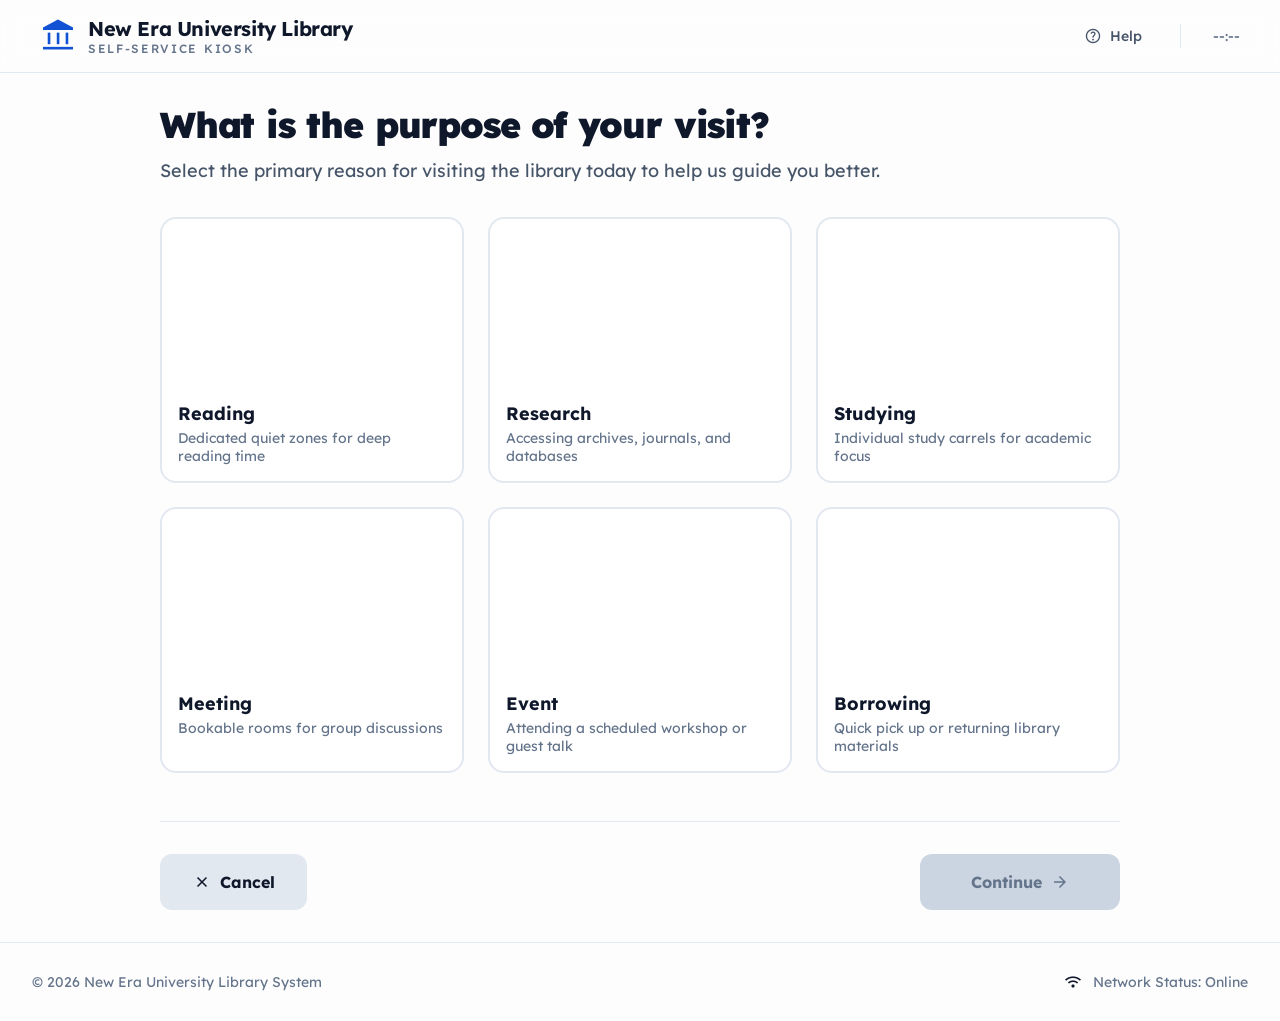
<file: purpose.html>
<!DOCTYPE html>
<html lang="en">
<head>
  <meta charset="utf-8" />
  <meta content="width=device-width, initial-scale=1.0" name="viewport" />
  <link href="https://fonts.googleapis.com/css2?family=Lexend:wght@100..900&display=swap" rel="stylesheet" />
  <link href="https://fonts.googleapis.com/css2?family=Material+Symbols+Outlined:wght@100..700,0..1&display=swap" rel="stylesheet" />
  <link href="https://fonts.googleapis.com/css2?family=Material+Symbols+Outlined:wght,FILL@100..700,0..1&display=swap" rel="stylesheet" />
  <link rel="stylesheet" href="purpose.css" />
  <title>Library Portal - Purpose of Visit</title>
</head>
<body>
  <div class="layout-container">
    <header class="topbar">
      <div class="brand">
        <div class="brand-icon">
          <span class="material-symbols-outlined fill-icon icon-xl">account_balance</span>
        </div>
        <div class="brand-text">
          <h2 class="brand-title">New Era University Library</h2>
          <span class="brand-subtitle">Self-Service Kiosk</span>
        </div>
      </div>

      <div class="topbar-right">
        <nav class="top-nav">
          <button id="helpBtn" class="text-btn" type="button">
            <span class="material-symbols-outlined icon-lg">help</span>
            Help
          </button>
        </nav>

        <div class="divider"></div>

        <div class="topbar-actions">
          <span class="live-time" id="time-display">--:--</span>
        </div>
      </div>
    </header>

    <main class="purpose-main">
      <div class="background-layer">
        <div
          class="background-image"
          style='background-image: url("https://lh3.googleusercontent.com/aida-public/[base64]");'
        ></div>
        <div class="background-overlay"></div>
      </div>

      <div class="purpose-content">
        <div class="page-heading">
          <h1 class="page-title">What is the purpose of your visit?</h1>
          <p class="page-description">
            Select the primary reason for visiting the library today to help us guide you better.
          </p>
        </div>

        <div class="purpose-grid">
          <button type="button" data-purpose="Reading" class="purpose-card">
            <div
              class="purpose-image"
              data-alt="Quiet reading area with comfortable chairs and books"
              style='background-image: url("https://lh3.googleusercontent.com/aida-public/[base64]");'
            ></div>
            <div>
              <p class="purpose-title">Reading</p>
              <p class="purpose-text">Dedicated quiet zones for deep reading time</p>
            </div>
          </button>

          <button type="button" data-purpose="Research" class="purpose-card">
            <div
              class="purpose-image"
              data-alt="Old archives and library shelves for research"
              style='background-image: url("https://lh3.googleusercontent.com/aida-public/[base64]");'
            ></div>
            <div>
              <p class="purpose-title">Research</p>
              <p class="purpose-text">Accessing archives, journals, and databases</p>
            </div>
          </button>

          <button type="button" data-purpose="Studying" class="purpose-card">
            <div
              class="purpose-image"
              data-alt="Desk with laptop and books for focused study"
              style='background-image: url("https://lh3.googleusercontent.com/aida-public/[base64]");'
            ></div>
            <div>
              <p class="purpose-title">Studying</p>
              <p class="purpose-text">Individual study carrels for academic focus</p>
            </div>
          </button>

          <button type="button" data-purpose="Meeting" class="purpose-card">
            <div
              class="purpose-image"
              data-alt="People collaborating in a library meeting room"
              style='background-image: url("https://lh3.googleusercontent.com/aida-public/[base64]");'
            ></div>
            <div>
              <p class="purpose-title">Meeting</p>
              <p class="purpose-text">Bookable rooms for group discussions</p>
            </div>
          </button>

          <button type="button" data-purpose="Event" class="purpose-card">
            <div
              class="purpose-image"
              data-alt="Classroom setting for a library workshop"
              style='background-image: url("https://lh3.googleusercontent.com/aida-public/[base64]");'
            ></div>
            <div>
              <p class="purpose-title">Event</p>
              <p class="purpose-text">Attending a scheduled workshop or guest talk</p>
            </div>
          </button>

          <button type="button" data-purpose="Borrowing" class="purpose-card">
            <div
              class="purpose-image"
              data-alt="Library book return and checkout counter"
              style='background-image: url("https://lh3.googleusercontent.com/aida-public/[base64]");'
            ></div>
            <div>
              <p class="purpose-title">Borrowing</p>
              <p class="purpose-text">Quick pick up or returning library materials</p>
            </div>
          </button>
        </div>

        <div class="page-actions">
          <button id="cancelButton" type="button" class="cancel-btn">
            <span class="material-symbols-outlined action-icon">close</span>
            <span>Cancel</span>
          </button>

          <button id="continueButton" type="button" disabled class="continue-btn disabled-btn">
            <span>Continue</span>
            <span class="material-symbols-outlined action-icon">arrow_forward</span>
          </button>
        </div>
      </div>
    </main>

    <footer class="site-footer">
      <div class="footer-inner">
        <div class="footer-left">
          <p class="footer-text">© 2026 New Era University Library System</p>
        </div>

        <div class="footer-status">
          <span class="material-symbols-outlined icon-base">wifi</span>
          <span class="footer-status-text">Network Status: Online</span>
        </div>
      </div>
    </footer>
  </div>

  <div id="helpModal" class="modal hidden">
    <div id="helpModalContent" class="modal-content modal-lg">
      <div class="modal-header">
        <div class="modal-header-left">
          <div class="modal-icon-box">
            <span class="material-symbols-outlined modal-icon">help</span>
          </div>
          <div>
            <h3 class="modal-title">How to Use the NEU Library Kiosk</h3>
            <p class="modal-subtitle">Instructions and helpful tips</p>
          </div>
        </div>

        <button id="closeHelpModal" class="icon-close-btn" type="button">
          <span class="material-symbols-outlined">close</span>
        </button>
      </div>

      <div class="modal-body stack-y-4 modal-text">
        <div class="help-card">
          <p class="help-card-title">Kiosk Instructions</p>
          <ol class="help-list ordered">
            <li>Select your purpose of visit by clicking one of the options on the screen.</li>
            <li>Only one purpose can be selected at a time.</li>
            <li>Once selected, click <span class="font-semibold">Continue</span> to proceed.</li>
            <li>Click <span class="font-semibold">Cancel</span> if you want to go back to the home page.</li>
            <li>Make sure the selected purpose matches your actual reason for visiting the library.</li>
          </ol>
        </div>

        <div class="help-card primary">
          <p class="help-card-title">Tips</p>
          <ul class="help-list">
            <li>Review your selected purpose before continuing.</li>
            <li>If you selected the wrong option, just click another card to change it.</li>
            <li>Ask library staff for help if you are unsure which purpose to choose.</li>
          </ul>
        </div>
      </div>

      <div class="modal-footer modal-footer-end">
        <button id="closeHelpModalFooter" class="primary-btn" type="button">Close</button>
      </div>
    </div>
  </div>

<script type="module" src="purpose.js"></script>
</body>
</html>
</file>
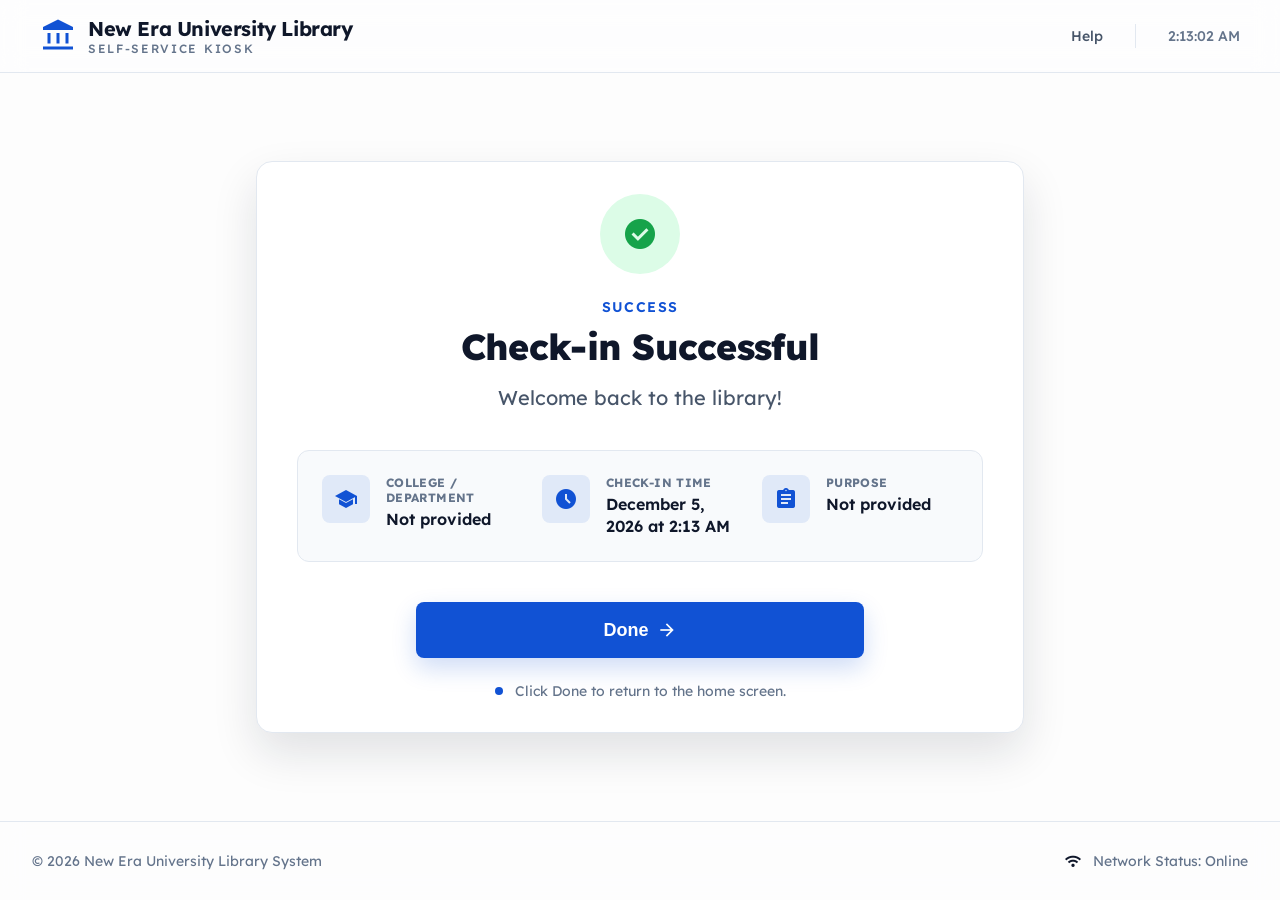
<file: welcome.html>
<!DOCTYPE html>
<html lang="en">
<head>
  <meta charset="utf-8"/>
  <meta name="viewport" content="width=device-width, initial-scale=1.0"/>
  <title>Check-in Successful - New Era University Library</title>

  <link href="https://fonts.googleapis.com/css2?family=Lexend:wght@300;400;500;600;700;800&display=swap" rel="stylesheet"/>
  <link href="https://fonts.googleapis.com/css2?family=Material+Symbols+Outlined:wght@100..700" rel="stylesheet"/>

  <link rel="stylesheet" href="welcome.css"/>
</head>
<body>
  <div class="page-shell">

    <!-- Header -->
    <header class="topbar">
      <div class="brand">
        <div class="brand-icon">
          <span class="material-symbols-outlined fill-icon icon-xl">account_balance</span>
        </div>

        <div class="brand-text">
          <h2 class="brand-title">New Era University Library</h2>
          <span class="brand-subtitle">Self-Service Kiosk</span>
        </div>
      </div>

      <div class="topbar-right">
        <nav class="top-nav">
          <a href="#" class="help-link">Help</a>
        </nav>

        <div class="divider"></div>

        <div class="topbar-actions">
          <span id="time-display" class="live-time">--:--</span>
        </div>
      </div>
    </header>

    <!-- Main -->
    <main class="welcome-main">
      <div class="background-layer">
        <div class="background-image"></div>
        <div class="background-overlay"></div>
      </div>

      <div class="success-card">
        <div class="success-card-inner">
          <div class="success-header">
            <div class="success-icon-wrap">
              <span class="material-symbols-outlined success-icon">check_circle</span>
            </div>

            <span class="success-label">Success</span>

            <h2 class="success-title">Check-in Successful</h2>

            <p class="success-subtitle">Welcome back to the library!</p>
          </div>

          <div class="info-grid">
            <div class="info-item">
              <div class="info-icon-box">
                <span class="material-symbols-outlined info-icon">school</span>
              </div>
              <div class="info-content">
                <p class="info-label">College / Department</p>
                <p id="college-display" class="info-value">Not provided</p>
              </div>
            </div>

            <div class="info-item">
              <div class="info-icon-box">
                <span class="material-symbols-outlined info-icon">schedule</span>
              </div>
              <div class="info-content">
                <p class="info-label">Check-in Time</p>
                <p id="checkin-display" class="info-value">--</p>
              </div>
            </div>

            <div class="info-item">
              <div class="info-icon-box">
                <span class="material-symbols-outlined info-icon">assignment</span>
              </div>
              <div class="info-content">
                <p class="info-label">Purpose</p>
                <p id="purpose-display" class="info-value">Not provided</p>
              </div>
            </div>
          </div>

          <div class="actions">
            <button id="doneButton" class="done-btn" type="button">
              <span>Done</span>
              <span class="material-symbols-outlined btn-icon">arrow_forward</span>
            </button>

            <div class="hint">
              <span class="hint-dot"></span>
              <p>Click Done to return to the home screen.</p>
            </div>
          </div>
        </div>
      </div>
    </main>

    <!-- Footer -->
    <footer class="site-footer">
    <div class="footer-inner">
        <div class="footer-left">
        <p class="footer-text">© 2026 New Era University Library System</p>
        </div>

        <div class="footer-status">
        <span class="material-symbols-outlined icon-base">wifi</span>
        <span class="footer-status-text">Network Status: Online</span>
        </div>
    </div>
    </footer>

  </div>

  <script src="welcome.js"></script>
</body>
</html>
</file>
<file: purpose.css>
:root {
  --primary: #1152d4;
  --background-light: #f6f6f8;
  --background-dark: #101622;
  --white: #ffffff;

  --slate-50: #f8fafc;
  --slate-100: #f1f5f9;
  --slate-200: #e2e8f0;
  --slate-300: #cbd5e1;
  --slate-400: #94a3b8;
  --slate-500: #64748b;
  --slate-600: #475569;
  --slate-700: #334155;
  --slate-800: #1e293b;
  --slate-900: #0f172a;
  --slate-950: #020617;

  --radius-md: 0.5rem;
  --radius-lg: 0.75rem;
  --radius-xl: 1rem;
  --radius-2xl: 1rem;
  --radius-full: 9999px;

  --shadow-lg: 0 10px 15px -3px rgba(15, 23, 42, 0.12), 0 4px 6px -4px rgba(15, 23, 42, 0.12);
  --shadow-xl: 0 20px 25px -5px rgba(15, 23, 42, 0.15), 0 8px 10px -6px rgba(15, 23, 42, 0.12);
  --shadow-primary: 0 10px 25px rgba(17, 82, 212, 0.2);

  --transition: 0.2s ease;
  --transition-slow: 0.3s ease;
}

* {
  box-sizing: border-box;
}

html,
body {
  margin: 0;
  padding: 0;
}

body {
  min-height: 100vh;
  font-family: "Lexend", sans-serif;
  background: var(--background-light);
  color: var(--slate-900);
}

body.overflow-hidden {
  overflow: hidden;
}

img {
  display: block;
  max-width: 100%;
}

button,
input,
select {
  font: inherit;
}

button {
  border: none;
  background: none;
  cursor: pointer;
}

.layout-container {
  display: flex;
  min-height: 100vh;
  flex-direction: column;
}

/* HEADER */
.topbar {
  position: sticky;
  top: 0;
  z-index: 50;
  display: flex;
  align-items: center;
  justify-content: space-between;
  white-space: nowrap;
  padding: 16px 40px;
  border-bottom: 1px solid var(--slate-200);
  background: rgba(255, 255, 255, 0.8);
  backdrop-filter: blur(12px);
}

.brand {
  display: flex;
  align-items: center;
  gap: 12px;
}

.brand-icon {
  display: flex;
  align-items: center;
  justify-content: center;
  color: var(--primary);
}

.brand-text {
  display: flex;
  flex-direction: column;
}

.brand-title {
  margin: 0;
  font-size: 1.25rem;
  font-weight: 700;
  letter-spacing: -0.02em;
  color: var(--slate-900);
}

.brand-subtitle {
  font-size: 0.75rem;
  font-weight: 500;
  text-transform: uppercase;
  letter-spacing: 0.14em;
  color: var(--slate-500);
}

.topbar-right {
  display: flex;
  align-items: center;
  gap: 32px;
}

.top-nav {
  display: flex;
  align-items: center;
  gap: 32px;
}

.text-btn {
  display: inline-flex;
  align-items: center;
  gap: 8px;
  color: var(--slate-600);
  font-size: 0.875rem;
  font-weight: 500;
  transition: color var(--transition);
}

.text-btn:hover {
  color: var(--primary);
}

.divider {
  width: 1px;
  height: 24px;
  background: var(--slate-200);
}

.topbar-actions {
  display: flex;
  align-items: center;
  gap: 16px;
}

.live-time {
  font-size: 0.875rem;
  font-weight: 500;
  color: var(--slate-500);
}

/* MAIN */
.purpose-main {
  position: relative;
  display: flex;
  flex: 1;
  justify-content: center;
  overflow: hidden;
  padding: 32px 16px;
}

.background-layer {
  position: absolute;
  inset: 0;
  z-index: 0;
  pointer-events: none;
}

.background-image {
  position: absolute;
  inset: 0;
  background-position: center;
  background-size: cover;
  background-repeat: no-repeat;
  opacity: 0.15;
  filter: blur(4px);
}

.background-overlay {
  position: absolute;
  inset: 0;
  z-index: -10;
  background: rgba(255, 255, 255, 0.8);
}

.purpose-content {
  position: relative;
  z-index: 10;
  display: flex;
  width: 100%;
  max-width: 960px;
  flex: 1;
  flex-direction: column;
}

.page-heading {
  display: flex;
  flex-direction: column;
  gap: 12px;
  margin-bottom: 32px;
}

.page-title {
  margin: 0;
  font-size: 2.25rem;
  font-weight: 900;
  line-height: 1.1;
  letter-spacing: -0.033em;
  color: var(--slate-900);
}

.page-description {
  margin: 0;
  font-size: 1.125rem;
  font-weight: 400;
  line-height: 1.6;
  color: var(--slate-600);
}

.purpose-grid {
  display: grid;
  grid-template-columns: 1fr;
  gap: 24px;
  margin-bottom: 48px;
}

.purpose-card {
  display: flex;
  flex-direction: column;
  gap: 16px;
  padding: 16px;
  text-align: left;
  border: 2px solid var(--slate-200);
  border-radius: var(--radius-xl);
  background: rgba(255, 255, 255, 0.88);
  backdrop-filter: blur(12px);
  transition: all var(--transition);
}

.purpose-card:hover {
  border-color: var(--primary);
}

.purpose-card.selected {
  border-color: var(--primary);
  box-shadow: var(--shadow-lg), 0 0 0 4px rgba(17, 82, 212, 0.12);
}

.purpose-card.selected .purpose-title {
  color: var(--primary);
}

.purpose-image {
  width: 100%;
  aspect-ratio: 16 / 9;
  border-radius: var(--radius-lg);
  background-position: center;
  background-repeat: no-repeat;
  background-size: cover;
}

.purpose-title {
  margin: 0 0 4px;
  font-size: 1.125rem;
  font-weight: 700;
  color: var(--slate-900);
  transition: color var(--transition);
}

.purpose-text {
  margin: 0;
  font-size: 0.875rem;
  font-weight: 400;
  color: var(--slate-500);
}

.page-actions {
  display: flex;
  align-items: center;
  justify-content: space-between;
  gap: 16px;
  padding-top: 32px;
  border-top: 1px solid var(--slate-200);
}

.cancel-btn,
.continue-btn,
.primary-btn,
.disabled-btn {
  display: inline-flex;
  align-items: center;
  justify-content: center;
  gap: 8px;
  min-height: 56px;
  padding: 0 32px;
  border-radius: var(--radius-lg);
  font-size: 1rem;
  font-weight: 700;
  transition: all var(--transition);
}

.cancel-btn {
  min-width: 140px;
  background: var(--slate-200);
  color: var(--slate-900);
}

.cancel-btn:hover {
  background: var(--slate-300);
}

.continue-btn {
  min-width: 200px;
}

.disabled-btn {
  background: var(--slate-300);
  color: var(--slate-500);
  cursor: not-allowed;
}

.continue-btn.active {
  background: var(--primary);
  color: var(--white);
  box-shadow: var(--shadow-primary);
}

.continue-btn.active:hover {
  opacity: 0.9;
}

.action-icon {
  font-size: 1.25rem;
}

/* FOOTER */
.site-footer {
  margin-top: auto;
  padding: 16px 32px;
  border-top: 1px solid var(--slate-200);
  background: rgba(255, 255, 255, 0.75);
  backdrop-filter: blur(12px);
}

.footer-inner {
  display: flex;
  max-width: 1280px;
  margin: 0 auto;
  align-items: center;
  justify-content: space-between;
  gap: 12px;
  flex-direction: column;
}

.footer-left,
.footer-status {
  display: flex;
  align-items: center;
  gap: 12px;
}

.footer-logo {
  height: 24px;
  filter: grayscale(1);
  opacity: 0.5;
}

.footer-text,
.footer-status-text {
  font-size: 0.875rem;
  color: var(--slate-500);
}

.footer-status {
  cursor: pointer;
  transition: color var(--transition);
}

.footer-status:hover {
  color: var(--primary);
}

/* MODAL */
.modal {
  position: fixed;
  inset: 0;
  z-index: 50;
  display: none;
  align-items: center;
  justify-content: center;
  padding: 0 16px;
  background: rgba(2, 6, 23, 0.5);
  backdrop-filter: blur(4px);
}

.modal.flex {
  display: flex;
}

.modal.hidden {
  display: none;
}

.modal-content {
  width: 100%;
  overflow: hidden;
  border: 1px solid var(--slate-200);
  border-radius: 1rem;
  background: var(--white);
  box-shadow: 0 25px 50px -12px rgba(15, 23, 42, 0.35);
}

.modal-lg {
  max-width: 672px;
}

.modal-header {
  display: flex;
  align-items: center;
  justify-content: space-between;
  padding: 20px 24px;
  border-bottom: 1px solid var(--slate-200);
}

.modal-header-left {
  display: flex;
  align-items: center;
  gap: 12px;
}

.modal-icon-box {
  display: flex;
  width: 48px;
  height: 48px;
  align-items: center;
  justify-content: center;
  border-radius: var(--radius-xl);
  background: rgba(17, 82, 212, 0.1);
}

.modal-icon {
  color: var(--primary);
}

.modal-title {
  margin: 0;
  font-size: 1.125rem;
  font-weight: 700;
  color: var(--slate-900);
}

.modal-subtitle {
  margin: 4px 0 0;
  font-size: 0.875rem;
  color: var(--slate-500);
}

.icon-close-btn {
  display: flex;
  width: 40px;
  height: 40px;
  align-items: center;
  justify-content: center;
  border-radius: var(--radius-full);
  color: var(--slate-500);
  transition: background var(--transition), color var(--transition);
}

.icon-close-btn:hover {
  background: var(--slate-100);
}

.modal-body {
  padding: 24px;
}

.modal-footer {
  display: flex;
  padding: 20px 24px;
  border-top: 1px solid var(--slate-200);
}

.modal-footer-end {
  justify-content: flex-end;
}

.stack-y-4 > * + * {
  margin-top: 16px;
}

.modal-text {
  font-size: 0.875rem;
  line-height: 1.7;
  color: var(--slate-700);
}

.help-card {
  padding: 16px;
  border: 1px solid var(--slate-200);
  border-radius: var(--radius-xl);
  background: var(--slate-50);
}

.help-card.primary {
  border-color: rgba(17, 82, 212, 0.2);
  background: rgba(17, 82, 212, 0.05);
}

.help-card-title {
  margin: 0 0 8px;
  font-weight: 600;
}

.help-list {
  margin: 0;
  padding-left: 20px;
}

.help-list li + li {
  margin-top: 8px;
}

.help-list.ordered {
  list-style: decimal;
}

.primary-btn {
  background: var(--primary);
  color: var(--white);
}

.primary-btn:hover {
  background: #0f49bf;
}

.font-semibold {
  font-weight: 600;
}

.fill-icon {
  font-variation-settings: "FILL" 1;
}

.icon-xl {
  font-size: 2.25rem;
}

.icon-lg {
  font-size: 1.125rem;
}

.icon-base {
  font-size: 1rem;
}

.hidden {
  display: none !important;
}

/* RESPONSIVE */
@media (min-width: 768px) {
  .purpose-grid {
    grid-template-columns: repeat(2, 1fr);
  }

  .footer-inner {
    flex-direction: row;
  }
}

@media (min-width: 1024px) {
  .purpose-main {
    padding-left: 160px;
    padding-right: 160px;
  }

  .purpose-grid {
    grid-template-columns: repeat(3, 1fr);
  }
}

@media (max-width: 767px) {
  .topbar {
    padding: 16px 20px;
    gap: 16px;
    flex-wrap: wrap;
  }

  .topbar-right {
    width: 100%;
    justify-content: space-between;
    gap: 16px;
  }

  .top-nav {
    display: none;
  }

  .page-title {
    font-size: 2rem;
  }

  .page-description {
    font-size: 1rem;
  }

  .page-actions {
    flex-direction: column;
  }

  .cancel-btn,
  .continue-btn {
    width: 100%;
  }

  .footer-inner {
    text-align: center;
  }

  .footer-left,
  .footer-status {
    justify-content: center;
    flex-wrap: wrap;
  }
}
</file>
<file: welcome.css>
:root {
  --primary: #1152d4;
  --background-light: #f6f6f8;
  --white: #ffffff;

  --slate-50: #f8fafc;
  --slate-100: #f1f5f9;
  --slate-200: #e2e8f0;
  --slate-300: #cbd5e1;
  --slate-500: #64748b;
  --slate-600: #475569;
  --slate-900: #0f172a;

  --green-100: #dcfce7;
  --green-600: #16a34a;

  --shadow-card: 0 20px 45px rgba(15, 23, 42, 0.12);
  --shadow-primary: 0 10px 25px rgba(17, 82, 212, 0.2);

  --radius-lg: 0.5rem;
  --radius-xl: 0.75rem;
  --radius-2xl: 1rem;
  --radius-full: 9999px;

  --transition: 0.2s ease;
}

* {
  box-sizing: border-box;
}

html,
body {
  margin: 0;
  padding: 0;
}

body {
  font-family: "Lexend", sans-serif;
  background: var(--background-light);
  color: var(--slate-900);
  min-height: 100vh;
}

img {
  display: block;
  max-width: 100%;
}

.material-symbols-outlined {
  font-variation-settings:
    "FILL" 1,
    "wght" 400,
    "GRAD" 0,
    "opsz" 24;
  line-height: 1;
  vertical-align: middle;
}

.page-shell {
  min-height: 100vh;
  display: flex;
  flex-direction: column;
}

/* HEADER */
.topbar {
  position: sticky;
  top: 0;
  z-index: 50;
  display: flex;
  align-items: center;
  justify-content: space-between;
  white-space: nowrap;
  border-bottom: 1px solid var(--slate-200);
  background: rgba(255, 255, 255, 0.8);
  backdrop-filter: blur(12px);
  padding: 16px 40px;
}

.brand {
  display: flex;
  align-items: center;
  gap: 12px;
}

.brand-icon {
  color: var(--primary);
  display: flex;
  align-items: center;
  justify-content: center;
}

.brand-text {
  display: flex;
  flex-direction: column;
}

.brand-title {
  margin: 0;
  font-size: 1.25rem;
  font-weight: 700;
  color: var(--slate-900);
  letter-spacing: -0.02em;
}

.brand-subtitle {
  font-size: 0.75rem;
  font-weight: 500;
  color: var(--slate-500);
  text-transform: uppercase;
  letter-spacing: 0.14em;
}

.topbar-right {
  display: flex;
  align-items: center;
  gap: 32px;
}

.top-nav {
  display: flex;
  align-items: center;
}

.help-link {
  text-decoration: none;
  color: var(--slate-600);
  font-size: 0.875rem;
  font-weight: 500;
  transition: color var(--transition);
}

.help-link:hover {
  color: var(--primary);
}

.divider {
  width: 1px;
  height: 24px;
  background: var(--slate-200);
}

.topbar-actions {
  display: flex;
  align-items: center;
  gap: 16px;
}

.live-time {
  font-size: 0.875rem;
  font-weight: 500;
  color: var(--slate-500);
}

.fill-icon {
  font-variation-settings:
    "FILL" 1,
    "wght" 400,
    "GRAD" 0,
    "opsz" 24;
}

.icon-xl {
  font-size: 2.25rem;
}

.icon-base {
  font-size: 1rem;
}

/* MAIN */
.welcome-main {
  position: relative;
  flex: 1;
  display: flex;
  align-items: center;
  justify-content: center;
  padding: 64px 24px;
  overflow: hidden;
}

.background-layer {
  position: absolute;
  inset: 0;
  z-index: 0;
  pointer-events: none;
}

.background-image {
  position: absolute;
  inset: 0;
  background-position: center;
  background-size: cover;
  opacity: 0.15;
  filter: blur(4px);
  background-image: url("https://lh3.googleusercontent.com/aida-public/[base64]");
}

.background-overlay {
  position: absolute;
  inset: 0;
  z-index: -10;
  background: rgba(255, 255, 255, 0.8);
}

.success-card {
  position: relative;
  z-index: 1;
  width: 100%;
  max-width: 768px;
  background: var(--white);
  border: 1px solid var(--slate-200);
  border-radius: 1rem;
  box-shadow: var(--shadow-card);
  overflow: hidden;
}

.success-card-inner {
  padding: 32px 40px;
}

.success-header {
  display: flex;
  flex-direction: column;
  align-items: center;
  text-align: center;
  margin-bottom: 40px;
}

.success-icon-wrap {
  width: 80px;
  height: 80px;
  border-radius: var(--radius-full);
  background: var(--green-100);
  display: flex;
  align-items: center;
  justify-content: center;
  margin-bottom: 24px;
}

.success-icon {
  font-size: 2.25rem;
  color: var(--green-600);
}

.success-label {
  color: var(--primary);
  font-size: 0.875rem;
  font-weight: 600;
  letter-spacing: 0.1em;
  text-transform: uppercase;
  margin-bottom: 8px;
}

.success-title {
  margin: 0;
  font-size: 2.25rem;
  font-weight: 800;
  color: var(--slate-900);
  letter-spacing: -0.02em;
}

.success-subtitle {
  margin-top: 16px;
  margin-bottom: 0;
  font-size: 1.25rem;
  color: var(--slate-600);
}

.info-grid {
  display: grid;
  grid-template-columns: 1fr;
  gap: 24px;
  padding: 24px;
  background: var(--slate-50);
  border: 1px solid var(--slate-200);
  border-radius: 0.75rem;
  margin-bottom: 40px;
}

.info-item {
  display: flex;
  align-items: flex-start;
  gap: 16px;
}

.info-icon-box {
  background: rgba(17, 82, 212, 0.1);
  color: var(--primary);
  padding: 12px;
  border-radius: 0.5rem;
  flex-shrink: 0;
  display: flex;
  align-items: center;
  justify-content: center;
}

.info-content {
  min-width: 0;
}

.info-label {
  margin: 0 0 4px;
  font-size: 0.75rem;
  color: var(--slate-500);
  text-transform: uppercase;
  font-weight: 700;
  letter-spacing: 0.03em;
}

.info-value {
  margin: 0;
  font-size: 1rem;
  font-weight: 600;
  color: var(--slate-900);
  line-height: 1.35;
  word-break: break-word;
}

.actions {
  display: flex;
  flex-direction: column;
  align-items: center;
  gap: 24px;
}

.done-btn {
  width: 100%;
  max-width: 448px;
  min-height: 56px;
  border: none;
  border-radius: var(--radius-lg);
  background: var(--primary);
  color: var(--white);
  font-size: 1.125rem;
  font-weight: 700;
  box-shadow: var(--shadow-primary);
  transition: background var(--transition), transform var(--transition);
  display: flex;
  align-items: center;
  justify-content: center;
  gap: 8px;
  cursor: pointer;
}

.done-btn:hover {
  background: #0f49bf;
}

.btn-icon {
  font-size: 1.25rem;
}

.hint {
  display: flex;
  align-items: center;
  gap: 12px;
  color: var(--slate-500);
}

.hint p {
  margin: 0;
  font-size: 0.875rem;
}

.hint-dot {
  width: 8px;
  height: 8px;
  background: var(--primary);
  border-radius: var(--radius-full);
  animation: pulse 1.5s infinite;
}

/* FOOTER */
.site-footer {
  background: rgba(255, 255, 255, 0.75);
  backdrop-filter: blur(12px);
  border-top: 1px solid var(--slate-200);
  padding: 16px 32px;
  margin-top: auto;
}

.footer-inner {
  max-width: 1280px;
  margin: 0 auto;
  display: flex;
  flex-direction: column;
  justify-content: space-between;
  align-items: center;
  gap: 12px;
}

.footer-left,
.footer-status {
  display: flex;
  align-items: center;
  gap: 12px;
}

.footer-text,
.footer-status-text {
  color: var(--slate-500);
  font-size: 0.875rem;
}

.footer-status {
  cursor: pointer;
  transition: color var(--transition);
}

.footer-status:hover {
  color: var(--primary);
}

/* ANIMATION */
@keyframes pulse {
  0% {
    transform: scale(0.9);
    opacity: 0.8;
  }
  70% {
    transform: scale(1.15);
    opacity: 1;
  }
  100% {
    transform: scale(0.9);
    opacity: 0.8;
  }
}

/* RESPONSIVE */
@media (min-width: 768px) {
  .info-grid {
    grid-template-columns: repeat(3, 1fr);
  }

  .footer-inner {
    flex-direction: row;
  }
}

@media (max-width: 767px) {
  .topbar {
    padding: 16px 20px;
    gap: 16px;
    flex-wrap: wrap;
  }

  .topbar-right {
    width: 100%;
    justify-content: space-between;
    gap: 16px;
  }

  .success-card-inner {
    padding: 24px 20px;
  }

  .success-title {
    font-size: 1.9rem;
  }

  .success-subtitle {
    font-size: 1rem;
  }

  .footer-inner {
    text-align: center;
  }

  .footer-left,
  .footer-status {
    justify-content: center;
    flex-wrap: wrap;
  }
}
</file>
